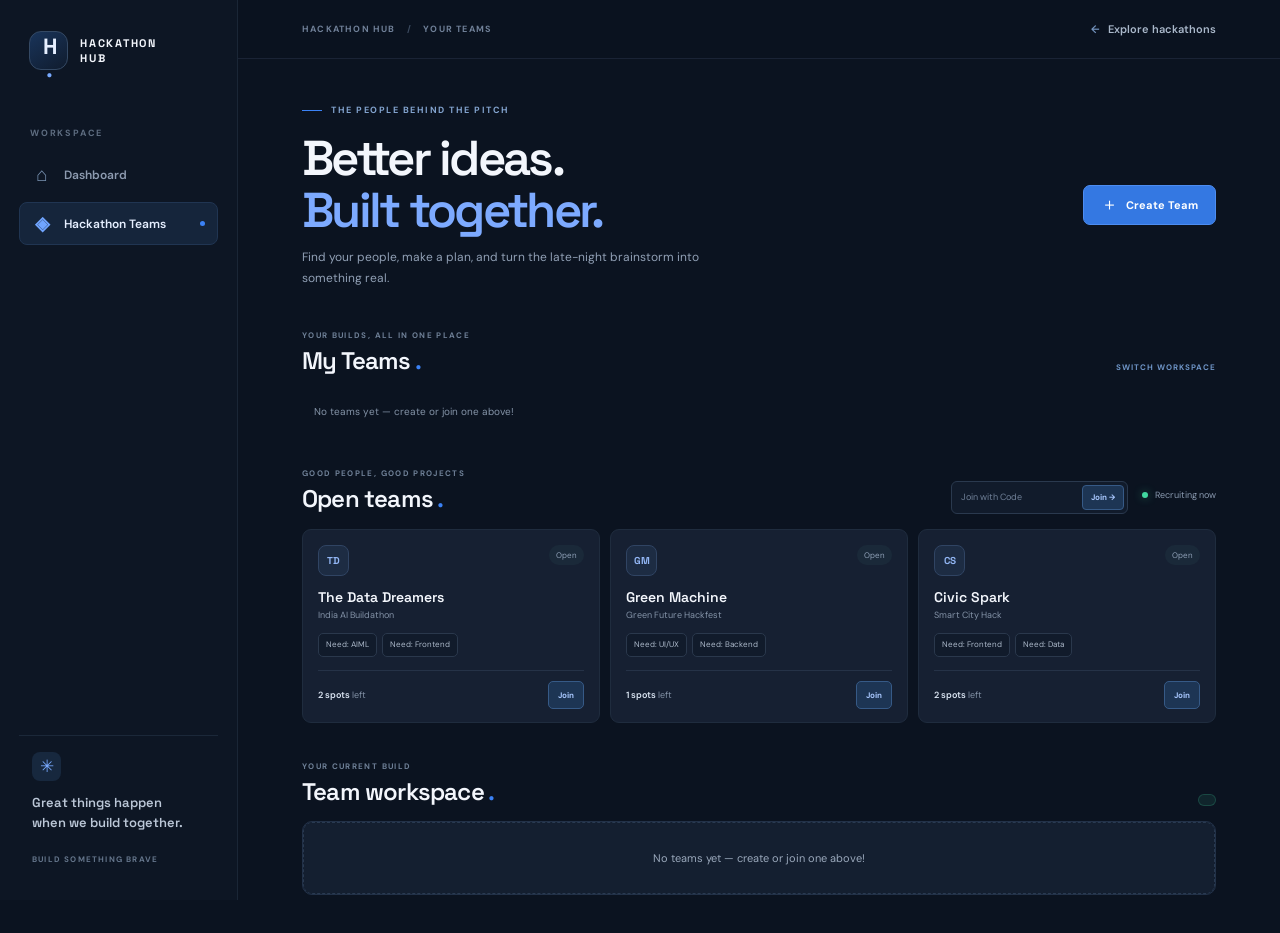
<file: teams.html>
<!DOCTYPE html>
<html lang="en">
<head>
  <meta charset="UTF-8">
  <meta name="viewport" content="width=device-width, initial-scale=1.0">
  <meta name="theme-color" content="#0b1320">
  <title>Hackathon Hub — Teams</title>
  <link rel="preconnect" href="https://fonts.googleapis.com">
  <link rel="preconnect" href="https://fonts.gstatic.com" crossorigin>
  <link href="https://fonts.googleapis.com/css2?family=DM+Sans:wght@400;500;600;700&family=Space+Grotesk:wght@500;600;700&display=swap" rel="stylesheet">
  <link rel="stylesheet" href="style.css">
  <script src="app.js" defer></script>
</head>
<body data-page="teams">
  <aside class="sidebar">
    <a class="brand" href="index.html" aria-label="Hackathon Hub home">
      <span class="brand-mark">H<span>·</span></span>
      <span class="brand-name">HACKATHON<br>HUB</span>
    </a>
    <div class="sidebar-label">WORKSPACE</div>
    <nav class="side-nav" aria-label="Main navigation">
      <a class="nav-link" href="index.html"><span class="nav-icon">⌂</span>Dashboard</a>
      <a class="nav-link active" href="teams.html" aria-current="page"><span class="nav-icon">◈</span>Hackathon Teams</a>
    </nav>
    <div class="sidebar-bottom">
      <div class="sidebar-note-icon">✳</div>
      <p>Great things happen<br>when we build together.</p>
      <span>BUILD SOMETHING BRAVE</span>
    </div>
  </aside>

  <main class="main-content">
    <header class="topbar">
      <div class="breadcrumb">HACKATHON HUB <span>/</span> YOUR TEAMS</div>
      <a class="topbar-team-link" href="index.html"><span aria-hidden="true">←</span> Explore hackathons</a>
    </header>
    <section class="page-wrap teams-page">
      <div class="teams-hero">
        <div>
          <div class="eyebrow"><span class="eyebrow-line"></span> THE PEOPLE BEHIND THE PITCH</div>
          <h1>Better ideas.<br><span>Built together.</span></h1>
          <p class="hero-copy">Find your people, make a plan, and turn the late-night brainstorm into something real.</p>
        </div>
        <button class="primary-button create-team-button" id="open-team-form" type="button"><span>＋</span> Create Team</button>
      </div>

      <section class="my-teams-section" aria-label="My Teams">
        <div class="section-heading">
          <div><span class="section-kicker">YOUR BUILDS, ALL IN ONE PLACE</span><h2>My Teams <span class="heading-dot">.</span></h2></div>
          <span class="workspace-label">SWITCH WORKSPACE</span>
        </div>
        <div class="my-team-switcher" id="my-team-switcher" role="tablist" aria-label="Your teams"></div>
      </section>

      <section class="open-teams-section">
        <div class="section-heading">
          <div><span class="section-kicker">GOOD PEOPLE, GOOD PROJECTS</span><h2>Open teams <span class="heading-dot">.</span></h2></div>
          <div class="open-team-actions">
            <form class="join-code-form" id="join-code-form">
              <label class="sr-only" for="join-code-input">Join with Code</label>
              <input id="join-code-input" name="joinCode" placeholder="Join with Code" autocomplete="off" required>
              <button type="submit">Join <span>→</span></button>
            </form>
            <span class="open-status"><span class="live-dot"></span> Recruiting now</span>
          </div>
        </div>
        <div class="open-team-grid" id="open-team-list"></div>
      </section>

      <section class="workspace-section">
        <div class="section-heading">
          <div><span class="section-kicker">YOUR CURRENT BUILD</span><h2>Team workspace <span class="heading-dot">.</span></h2></div>
          <span class="team-visibility-badge" id="team-visibility-badge"></span>
        </div>
        <div class="workspace-card" id="team-workspace" aria-live="polite"></div>
      </section>
    </section>
  </main>

  <div class="modal-backdrop" id="team-modal" hidden>
    <section class="team-modal" role="dialog" aria-modal="true" aria-labelledby="team-modal-title">
      <button class="modal-close" id="close-team-form" type="button" aria-label="Close">×</button>
      <div class="eyebrow"><span class="eyebrow-line"></span> MAKE ROOM FOR GREATNESS</div>
      <h2 id="team-modal-title">Start a team<span class="heading-dot">.</span></h2>
      <p class="modal-copy">Set the vibe. The right people will find you.</p>
      <form id="create-team-form">
        <label class="form-label" for="team-name">TEAM NAME</label>
        <input class="form-input" id="team-name" name="teamName" placeholder="e.g. The Midnight Builders" required>
        <label class="form-label" for="hackathon-name">HACKATHON</label>
        <input class="form-input" id="hackathon-name" name="hackathonName" placeholder="Which hackathon are you joining?" required>
        <label class="form-label" for="team-creator-name">YOUR NAME</label>
        <input class="form-input" id="team-creator-name" name="creatorName" placeholder="How teammates will know you" required>
        <label class="form-label" for="team-roles">WHO ARE YOU LOOKING FOR?</label>
        <input class="form-input" id="team-roles" name="roles" placeholder="Frontend, AIML, designer…" required>
        <span class="form-label access-label">WHO CAN JOIN?</span>
        <div class="access-options">
          <label class="access-choice"><input type="radio" name="access" value="open" checked><span><strong>Open</strong><small>Anyone can join from the list</small></span></label>
          <label class="access-choice"><input type="radio" name="access" value="code"><span><strong>Code Only</strong><small>Join with your private code</small></span></label>
        </div>
        <div class="join-code-field" id="join-code-field" hidden>
          <label class="form-label" for="team-join-code">CUSTOM JOIN CODE</label>
          <input class="form-input" id="team-join-code" name="joinCode" placeholder="e.g. ROBO-27" autocomplete="off">
        </div>
        <button class="primary-button modal-submit" type="submit">Create your team <span>→</span></button>
      </form>
    </section>
  </div>

  <template id="team-workspace-template">
    <div class="workspace-header">
      <div class="workspace-title-wrap">
        <span class="project-monogram" data-workspace="monogram"></span>
        <div><span class="workspace-overline" data-workspace="hackathon"></span><h3 data-workspace="name"></h3></div>
      </div>
      <div class="workspace-team-code" data-workspace="code" hidden></div>
    </div>
    <section class="meet-banner">
      <div class="meet-icon">↗</div>
      <div class="meet-info"><span>NEXT G MEET</span><strong data-workspace="meet-time"></strong><small data-workspace="meet-topic"></small></div>
      <div class="meet-actions">
        <a class="meet-join-button" target="_blank" rel="noopener noreferrer" data-workspace="meet-link" hidden>Join Meet <span>↗</span></a>
      </div>
    </section>
    <form class="meet-form" data-action="save-meet">
      <label class="sr-only" for="meet-topic">Meeting topic</label>
      <input id="meet-topic" name="topic" type="text" placeholder="Meeting topic" aria-label="Meeting topic" required>
      <label class="sr-only" for="meet-date-time">Meeting date and time</label>
      <input id="meet-date-time" name="dateTime" type="datetime-local" aria-label="Meeting date and time" required>
      <label class="sr-only" for="meet-link-input">Google Meet link</label>
      <input id="meet-link-input" name="link" type="url" placeholder="https://meet.google.com/…" aria-label="Google Meet link" required>
      <button class="ghost-button" type="submit">Save G Meet</button>
      <button class="ghost-button" type="button" data-action="clear-meet" hidden>Clear</button>
    </form>
    <div class="workspace-roster-section">
      <div class="workspace-subheading"><span>SQUAD ROSTER</span><span data-workspace="roster-count"></span></div>
      <div class="squad-roster" data-workspace="roster"></div>
      <form class="add-member-form" data-action="add-member">
        <input name="member" type="text" placeholder="Add a teammate…" aria-label="New team member" required>
        <button type="submit">＋ Add member</button>
      </form>
    </div>
    <div class="project-list">
      <div class="workspace-subheading task-checklist-heading"><span>TASK CHECKLIST</span><span data-workspace="task-progress"></span></div>
      <div class="task-list" data-workspace="tasks"></div>
      <form class="add-task-form" data-action="add-task">
        <input name="task" type="text" placeholder="Add a task…" aria-label="New team task" required>
        <input name="person" type="text" placeholder="Person" aria-label="Task owner" required>
        <input name="deadline" type="text" placeholder="Deadline" aria-label="Task deadline" required>
        <button type="submit" aria-label="Add task">＋ Add task</button>
      </form>
    </div>
  </template>
</body>
</html>
</file>
<file: style.css>
:root {
  color-scheme: dark;
  --bg: #0b1320;
  --card: #162032;
  --card-soft: #111b2b;
  --border: #1e293b;
  --blue: #3b82f6;
  --blue-light: #78aaff;
  --text: #f3f6fc;
  --muted: #8d9bb0;
  --green: #41d7a0;
  --amber: #f3b65f;
  --font-body: "DM Sans", "Segoe UI", sans-serif;
  --font-display: "Space Grotesk", "Segoe UI", sans-serif;
}

* { box-sizing: border-box; }
html { min-width: 320px; background: var(--bg); scroll-behavior: smooth; }
body { margin: 0; color: var(--text); background: var(--bg); font-family: var(--font-body); font-size: 14px; -webkit-font-smoothing: antialiased; }
button, input { font: inherit; }
button, a { -webkit-tap-highlight-color: transparent; }
button { color: inherit; }
a { color: inherit; text-decoration: none; }

.sidebar { position: fixed; inset: 0 auto 0 0; z-index: 4; display: flex; flex-direction: column; width: 238px; padding: 31px 19px 24px; background: #0d1624; border-right: 1px solid #1a2636; }
.brand { display: flex; align-items: center; gap: 12px; padding: 0 10px; }
.brand-mark { display: grid; place-items: center; width: 39px; height: 39px; border: 1px solid #344964; border-radius: 12px; background: linear-gradient(145deg, #19345a, #101c2e); color: #e6efff; font: 700 22px var(--font-display); letter-spacing: -2px; }
.brand-mark span { color: var(--blue-light); }
.brand-name { font: 700 11px/1.35 var(--font-display); letter-spacing: 1.75px; }
.sidebar-label { margin: 57px 11px 14px; color: #5e6d80; font-size: 9px; font-weight: 700; letter-spacing: 1.8px; }
.side-nav { display: grid; gap: 6px; }
.nav-link { display: flex; align-items: center; gap: 12px; min-height: 43px; padding: 0 12px; border: 1px solid transparent; border-radius: 8px; color: #8d9bb0; font-size: 12px; font-weight: 600; transition: .2s ease; }
.nav-link:hover { color: var(--text); background: #131f30; }
.nav-link.active { color: #e6efff; background: #15253b; border-color: #203552; }
.nav-link.active::after { width: 5px; height: 5px; margin-left: auto; border-radius: 50%; background: var(--blue); content: ""; }
.nav-icon { display: grid; place-items: center; width: 20px; color: #7892b1; font-size: 19px; line-height: 1; }
.nav-link.active .nav-icon { color: #70a5ff; }
.sidebar-bottom { margin-top: auto; padding: 16px 13px 10px; border-top: 1px solid #1b2839; }
.sidebar-note-icon { display: grid; place-items: center; width: 29px; height: 29px; border-radius: 8px; background: #17283e; color: #79aaff; font-size: 17px; }
.sidebar-bottom p { margin: 12px 0 15px; color: #bbc7d7; font: 600 13px/1.55 var(--font-display); }
.sidebar-bottom > span { color: #65768c; font-size: 8px; font-weight: 700; letter-spacing: 1.2px; }
.main-content { min-height: 100vh; margin-left: 238px; }
.topbar { position: sticky; top: 0; z-index: 3; display: flex; align-items: center; justify-content: space-between; height: 59px; padding: 0 clamp(25px, 5vw, 76px); border-bottom: 1px solid rgba(30,41,59,.8); background: rgba(11,19,32,.89); backdrop-filter: blur(16px); }
.breadcrumb { color: #708098; font-size: 9px; font-weight: 700; letter-spacing: 1.2px; }
.breadcrumb span { padding: 0 8px; color: #3c4b60; }
.topbar-team-link { display: flex; align-items: center; gap: 8px; color: #aab8ca; font-size: 11px; font-weight: 600; transition: color .2s ease; }
.topbar-team-link:hover { color: white; }
.topbar-team-link > span:last-child { color: #7494bf; }
.live-dot { display: inline-block; flex: 0 0 auto; width: 6px; height: 6px; border-radius: 50%; background: var(--green); box-shadow: 0 0 10px rgba(65,215,160,.45); }
.page-wrap { width: min(1120px, 100%); margin: 0 auto; padding: 53px clamp(25px, 5vw, 76px) 38px; }
.hero-row { display: flex; align-items: center; justify-content: space-between; min-height: 208px; }
.eyebrow { display: flex; align-items: center; gap: 9px; color: #83a4cf; font-size: 9px; font-weight: 700; letter-spacing: 1.5px; }
.eyebrow-line { display: block; width: 20px; height: 1px; background: var(--blue); }
h1, h2, h3, p { margin-top: 0; }
h1 { margin: 16px 0 10px; font: 600 clamp(38px, 4.3vw, 54px)/1.07 var(--font-display); letter-spacing: -2.7px; }
h1 > span { color: #7daaff; }
.hero-copy { max-width: 440px; margin: 0; color: #91a0b5; font-size: 12px; line-height: 1.8; }
.hero-art { position: relative; display: grid; flex: 0 0 196px; place-items: center; width: 196px; height: 178px; margin-right: 5%; color: #7caaff; }
.orbit { position: absolute; width: 123px; height: 123px; border: 1px solid #233b5d; border-radius: 50%; }
.orbit-one { transform: scaleX(.55) rotate(34deg); }
.orbit-two { transform: scaleX(.55) rotate(-34deg); }
.orbit-core { display: grid; place-items: center; width: 48px; height: 48px; border: 1px solid #355781; border-radius: 16px; background: linear-gradient(145deg, #1d3657, #142238); box-shadow: 0 0 45px rgba(59,130,246,.13); font-size: 25px; }
.orbit-label { position: absolute; right: 0; bottom: 5px; color: #657e9f; font-size: 8px; font-weight: 700; letter-spacing: 1.2px; line-height: 1.5; }
.orbit-star { position: absolute; top: 17px; right: 37px; color: #a6c5ff; font-size: 16px; }
.filter-panel { display: flex; align-items: center; gap: 16px; margin-top: 24px; padding: 15px 16px; border: 1px solid var(--border); border-radius: 10px; background: #101a29; }
.filter-group { display: grid; gap: 9px; min-width: 0; padding: 0 11px 0 3px; border-right: 1px solid #263346; }
.filter-group:last-child { padding-right: 2px; border-right: 0; }
.filter-label, .section-kicker { color: #6f8097; font-size: 8px; font-weight: 700; letter-spacing: 1.35px; }
.filter-options { display: flex; gap: 4px; }
.filter-chip { min-height: 27px; padding: 0 9px; border: 1px solid transparent; border-radius: 6px; background: transparent; color: #8392a7; cursor: pointer; font-size: 10px; white-space: nowrap; transition: .16s ease; }
.filter-chip:hover { color: #dce8f9; background: #1a273a; }
.filter-chip.selected { border-color: #2b4871; background: #1b3150; color: #a9c8ff; }
.filter-chip span { padding-left: 4px; color: #7d9bc1; }
.sort-group { margin-left: auto; }
.section-heading { display: flex; align-items: end; justify-content: space-between; margin: 34px 0 15px; }
.section-heading h2 { margin: 5px 0 0; font: 600 24px/1.2 var(--font-display); letter-spacing: -.8px; }
.heading-dot { color: var(--blue); }
.result-count { padding-bottom: 4px; color: #73839a; font-size: 10px; }
.hackathon-list { display: grid; gap: 8px; }
.hackathon-card { display: grid; grid-template-columns: minmax(165px, 1.5fr) minmax(105px, .92fr) minmax(82px, .66fr) minmax(88px, .72fr) minmax(82px, .58fr) minmax(102px, .82fr) minmax(145px, 1.15fr); align-items: center; gap: 9px; min-height: 77px; padding: 12px 14px; border: 1px solid #1c2a3c; border-radius: 9px; background: linear-gradient(105deg, #162032, #141f30); transition: border-color .2s, transform .2s; }
.hackathon-card:hover { transform: translateY(-1px); border-color: #2d4361; }
.hackathon-title { display: flex; align-items: center; gap: 11px; min-width: 0; }
.event-mark { display: grid; flex: 0 0 auto; place-items: center; width: 34px; height: 34px; border: 1px solid #304463; border-radius: 9px; background: #1d2c43; color: #93b7f5; font-size: 14px; }
.event-name { overflow: hidden; color: #edf2fb; font-size: 11px; font-weight: 700; line-height: 1.45; text-overflow: ellipsis; }
.event-organizer { display: inline-flex; margin-top: 4px; padding: 3px 6px; border: 1px solid #2a384c; border-radius: 5px; background: #111b2b; color: #9aaac0; font-size: 8px; }
.eligible-badges { display: flex; flex-wrap: wrap; gap: 4px; }
.hackathon-title .eligible-badges { margin-top: 4px; }
.eligible-badge { display: inline-flex; align-items: center; justify-content: center; min-width: 20px; padding: 3px 5px; border: 1px solid rgba(59,130,246,.22); border-radius: 5px; background: rgba(59,130,246,.1); color: #9bbdff; font-size: 8px; font-weight: 700; }
.eligible-cell > .eligible-badge { display: none; }
.hackathon-actions { display: grid; grid-template-columns: 1fr 1fr; gap: 5px; }
.data-cell { min-width: 0; }
.cell-label { display: none; color: #6e7f96; font-size: 8px; font-weight: 700; letter-spacing: .8px; }
.mode-cell { display: flex; align-items: center; gap: 6px; color: #c4cfde; font-size: 10px; white-space: nowrap; }
.mode-pin { position: relative; display: inline-block; flex: 0 0 9px; width: 9px; height: 9px; border-radius: 50% 50% 50% 0; background: #7eaaff; transform: rotate(-45deg); }
.mode-pin::after { position: absolute; top: 3px; left: 3px; width: 3px; height: 3px; border-radius: 50%; background: #162032; content: ""; }
.subtle-location { color: #718198; }
.size-cell, .prize-cell, .deadline-cell { color: #c4cfde; font-size: 10px; white-space: nowrap; }
.prize-cell { color: #e8edf5; font-weight: 600; }
.fee-badge { display: inline-flex; align-items: center; gap: 5px; padding: 5px 8px; border: 1px solid rgba(65,215,160,.16); border-radius: 20px; background: rgba(65,215,160,.09); color: #65e1b2; font-size: 9px; font-weight: 700; }
.fee-badge.paid { border-color: rgba(243,182,95,.17); background: rgba(243,182,95,.09); color: #f3bd71; }
.fee-badge::before { width: 4px; height: 4px; border-radius: 50%; background: currentColor; content: ""; }
.deadline-cell { color: #b6c1d0; }
.start-team-button { display: inline-flex; align-items: center; justify-content: center; gap: 6px; min-height: 33px; border: 1px solid #3676d5; border-radius: 6px; background: #2f70d4; color: white; cursor: pointer; font-size: 9px; font-weight: 700; transition: .2s ease; }
.start-team-button:hover { border-color: #68a0ff; background: #3b82f6; box-shadow: 0 4px 15px rgba(59,130,246,.19); }
.start-team-button span { font-size: 12px; }
.register-button { display: inline-flex; align-items: center; justify-content: center; gap: 5px; min-height: 33px; padding: 0 7px; border: 1px solid #33445d; border-radius: 6px; background: #1b293c; color: #b7c8df; font-size: 9px; font-weight: 700; transition: .2s ease; }
.register-button:hover { border-color: #5478a9; background: #223550; color: #edf4ff; }
.empty-state { padding: 34px 15px; border: 1px dashed #293a51; border-radius: 9px; color: #9aa8bb; text-align: center; font-size: 12px; }
.page-footnote { margin: 20px 0 0; color: #687a91; text-align: center; font-size: 10px; }
.page-footnote span { margin-right: 6px; color: #78aaff; }

.teams-page { padding-top: 45px; }
.teams-hero { display: flex; align-items: center; justify-content: space-between; min-height: 171px; }
.teams-hero h1 { font-size: clamp(36px, 4vw, 49px); }
.teams-hero .hero-copy { max-width: 420px; }
.primary-button { display: inline-flex; align-items: center; justify-content: center; gap: 8px; min-height: 40px; padding: 0 17px; border: 1px solid #4d8df1; border-radius: 7px; background: #3478e2; color: white; cursor: pointer; font-size: 11px; font-weight: 700; transition: .2s ease; }
.primary-button:hover { background: #4389f4; box-shadow: 0 6px 20px rgba(59,130,246,.18); }
.create-team-button { margin-top: 15px; }
.create-team-button > span { font-size: 17px; font-weight: 400; }
.open-teams-section .section-heading, .workspace-section .section-heading { margin-top: 25px; }
.open-status, .workspace-label { display: flex; align-items: center; gap: 7px; padding-bottom: 4px; color: #8b9bb1; font-size: 9px; }
.workspace-label { color: #6e94c6; font-size: 8px; font-weight: 700; letter-spacing: 1px; }
.open-team-actions { display: flex; align-items: center; gap: 14px; }
.join-code-form { display: flex; align-items: center; gap: 5px; padding: 3px; border: 1px solid #2a394e; border-radius: 6px; background: #111b2b; }
.join-code-form input { width: 122px; min-width: 0; height: 25px; padding: 0 6px; border: 0; outline: 0; background: transparent; color: #e4ecf7; font-size: 9px; }
.join-code-form input::placeholder { color: #708098; }
.join-code-form input:focus { box-shadow: none; }
.join-code-form button { min-height: 25px; padding: 0 8px; border: 1px solid #365a87; border-radius: 4px; background: #1d3554; color: #a9c8ff; cursor: pointer; font-size: 8px; font-weight: 700; }
.join-code-form button:hover { background: #25466f; }
.sr-only { position: absolute; overflow: hidden; width: 1px; height: 1px; padding: 0; clip: rect(0,0,0,0); white-space: nowrap; border: 0; }
.my-team-switcher { display: flex; gap: 8px; overflow-x: auto; padding: 2px 0 7px; scrollbar-color: #2a3b54 transparent; }
.my-team-tab { display: grid; flex: 0 0 auto; gap: 4px; min-width: 150px; max-width: 220px; padding: 10px 12px; border: 1px solid #253349; border-radius: 7px; background: #111b2a; color: #d3deec; text-align: left; cursor: pointer; transition: .18s ease; }
.my-team-tab > span { overflow: hidden; font-size: 10px; font-weight: 700; text-overflow: ellipsis; white-space: nowrap; }
.my-team-tab small { overflow: hidden; color: #77869b; font-size: 8px; text-overflow: ellipsis; white-space: nowrap; }
.my-team-tab:hover { border-color: #395477; }
.my-team-tab.active { border-color: #3a6dad; background: #172a43; box-shadow: inset 0 0 0 1px rgba(59,130,246,.11); }
.my-team-tab.active > span { color: #a9c8ff; }
.my-teams-empty { padding: 12px; color: #8594a8; font-size: 10px; }
.team-visibility-badge { display: inline-flex; align-items: center; padding: 5px 8px; border: 1px solid rgba(65,215,160,.2); border-radius: 20px; background: rgba(65,215,160,.09); color: #65e1b2; font-size: 8px; font-weight: 700; }
.team-visibility-badge.code { border-color: rgba(59,130,246,.24); background: rgba(59,130,246,.12); color: #9bbdff; }
.workspace-empty { margin: 0; padding: 28px 16px; border: 1px dashed #293a51; border-radius: 9px; color: #9aa8bb; text-align: center; font-size: 11px; }
.workspace-team-code { margin-left: auto; padding: 6px 8px; border: 1px solid #2e4564; border-radius: 6px; background: #101a29; color: #9bbdff; font: 600 9px var(--font-display); letter-spacing: .3px; }
.workspace-team-code[hidden] { display: none; }
.workspace-roster-section { padding: 0 18px 13px; }
.workspace-subheading { display: flex; align-items: center; justify-content: space-between; gap: 8px; margin-bottom: 9px; color: #74869e; font-size: 8px; font-weight: 700; letter-spacing: 1.15px; }
.workspace-subheading > span:last-child { color: #8d9db2; font-size: 8px; font-weight: 500; letter-spacing: 0; }
.squad-roster { display: flex; flex-wrap: wrap; gap: 7px; }
.roster-person { display: inline-flex; align-items: center; gap: 6px; padding: 4px 8px 4px 4px; border: 1px solid #2a394e; border-radius: 20px; background: #111b2a; color: #c9d4e2; font-size: 9px; }
.roster-person i { display: grid; place-items: center; width: 21px; height: 21px; border-radius: 50%; background: #314661; color: #dbe8f9; font-size: 8px; font-style: normal; }
.roster-person small { color: #75a4f3; font-size: 7px; font-weight: 700; }
.roster-empty, .task-empty { color: #77869b; font-size: 9px; }
.task-checklist-heading { margin: 3px 0 5px; padding-top: 3px; }
.join-code-field { display: grid; gap: 4px; margin-top: 3px; }
.join-code-field[hidden] { display: none; }
.empty-state { padding: 34px 15px; border: 1px dashed #293a51; border-radius: 9px; color: #9aa8bb; text-align: center; font-size: 12px; }
.open-team-grid { display: grid; grid-template-columns: repeat(3, minmax(0, 1fr)); gap: 10px; }
.open-team-card { min-width: 0; padding: 15px 15px 13px; border: 1px solid #1f2c3e; border-radius: 9px; background: var(--card); }
.open-team-top { display: flex; align-items: start; justify-content: space-between; gap: 8px; }
.team-card-mark { display: grid; place-items: center; width: 31px; height: 31px; border: 1px solid #304463; border-radius: 8px; background: #1d2c43; color: #93b7f5; font: 700 10px var(--font-display); }
.team-access { padding: 5px 7px; border-radius: 20px; background: #1a2939; color: #8fa0b7; font-size: 8px; }
.team-access.code { background: rgba(59,130,246,.11); color: #8ab3ff; }
.open-team-card h3 { margin: 12px 0 3px; font: 600 14px var(--font-display); }
.team-hackathon { color: #8493a8; font-size: 9px; }
.team-role-tags { display: flex; flex-wrap: wrap; gap: 5px; min-height: 24px; margin: 12px 0 13px; }
.role-tag { padding: 5px 7px; border: 1px solid #2a384c; border-radius: 5px; background: #111b2b; color: #adbacb; font-size: 8px; }
.open-team-bottom { display: flex; align-items: center; justify-content: space-between; gap: 8px; padding-top: 10px; border-top: 1px solid #253247; }
.spots-left { color: #8291a6; font-size: 9px; }
.spots-left strong { color: #dce6f4; font-weight: 600; }
.claim-button { min-height: 28px; padding: 0 9px; border: 1px solid #365a87; border-radius: 5px; background: #1d3554; color: #a9c8ff; cursor: pointer; font-size: 8px; font-weight: 700; transition: .18s ease; }
.claim-button:hover { background: #25466f; }
.claim-button.claimed { border-color: rgba(65,215,160,.27); background: rgba(65,215,160,.12); color: #65e1b2; cursor: default; }
.claim-button:disabled { opacity: 1; }
.workspace-section .section-heading { margin-top: 32px; }
.workspace-card { overflow: hidden; border: 1px solid #223148; border-radius: 10px; background: #141f30; }
.workspace-header { display: flex; align-items: center; justify-content: space-between; min-height: 76px; padding: 13px 18px; }
.workspace-title-wrap { display: flex; align-items: center; gap: 12px; }
.project-monogram { display: grid; place-items: center; width: 39px; height: 39px; border: 1px solid #32547d; border-radius: 10px; background: linear-gradient(145deg,#213c60,#15253a); color: #a7c7ff; font: 700 11px var(--font-display); }
.workspace-overline { color: #8295af; font-size: 8px; font-weight: 700; letter-spacing: 1.2px; }
.workspace-title-wrap h3 { margin: 4px 0 0; font: 600 14px var(--font-display); }
.workspace-members { display: flex; align-items: center; gap: 8px; color: #8190a4; font-size: 9px; }
.member-stack { display: flex; padding-left: 4px; }
.member-stack i { display: grid; place-items: center; width: 22px; height: 22px; margin-left: -5px; border: 2px solid #141f30; border-radius: 50%; background: #314661; color: #d6e5fa; font-size: 8px; font-style: normal; }
.member-stack i:nth-child(2) { background: #574763; }
.member-stack i:nth-child(3) { background: #416155; }
.meet-banner { display: flex; align-items: center; gap: 12px; min-height: 66px; margin: 0 14px 13px; padding: 10px 12px; border: 1px solid #294c78; border-radius: 8px; background: linear-gradient(100deg, #172b45, #17283e); }
.meet-icon { display: grid; place-items: center; width: 34px; height: 34px; border: 1px solid #355d8c; border-radius: 8px; background: #203a5d; color: #88b5ff; font-size: 16px; }
.meet-info { display: grid; gap: 4px; }
.meet-info > span { color: #7c9bc2; font-size: 8px; font-weight: 700; letter-spacing: 1px; }
.meet-info > strong { color: #edf4ff; font-size: 11px; }
.meet-info > small { color: #9aaec8; font-size: 9px; }
.meet-actions { display: flex; align-items: center; gap: 7px; margin-left: auto; }
.ghost-button, .meet-join-button { display: inline-flex; align-items: center; justify-content: center; min-height: 29px; padding: 0 9px; border: 1px solid #38506e; border-radius: 5px; background: rgba(12,21,34,.24); color: #a9bbd2; cursor: pointer; font-size: 8px; font-weight: 600; transition: .18s ease; }
.ghost-button:hover { border-color: #6484ac; color: white; }
.meet-join-button { gap: 6px; border-color: #3676d5; background: #2f70d4; color: white; }
.meet-join-button:hover { background: #3b82f6; }
.meet-join-button span { font-size: 11px; }
.meet-join-button[hidden], .meet-form [hidden] { display: none; }
.meet-form, .add-member-form { display: flex; flex-wrap: wrap; gap: 7px; margin: 0 14px 14px; }
.meet-form input, .add-member-form input { min-width: 0; height: 30px; padding: 0 8px; border: 1px solid #29384d; border-radius: 5px; outline: none; background: #0d1725; color: #dae4f1; font-size: 9px; }
.meet-form input:focus, .add-member-form input:focus { border-color: #4a83db; box-shadow: 0 0 0 2px rgba(59,130,246,.12); }
.meet-form input[name="topic"] { flex: 1 1 145px; }
.meet-form input[name="dateTime"] { flex: 1 1 155px; color-scheme: dark; }
.meet-form input[name="link"] { flex: 1 1 190px; }
.meet-form .ghost-button { min-height: 30px; }
.add-member-form { margin: 11px 0 0; }
.add-member-form input { flex: 1 1 180px; }
.add-member-form button { min-height: 30px; padding: 0 9px; border: 1px solid #345780; border-radius: 5px; background: #1b3453; color: #9fc2ff; cursor: pointer; font-size: 9px; font-weight: 600; }
.add-member-form button:hover { background: #254a76; }
.project-list { display: grid; gap: 8px; padding: 0 14px 14px; }
.project-card { overflow: hidden; border: 1px solid #253349; border-radius: 7px; background: #111b2a; }
.project-toggle { display: flex; align-items: center; width: 100%; min-height: 54px; gap: 10px; padding: 8px 12px; border: 0; background: transparent; text-align: left; cursor: pointer; }
.project-toggle:hover { background: rgba(43,61,86,.18); }
.project-chevron { display: grid; place-items: center; width: 19px; height: 19px; border: 1px solid #304159; border-radius: 5px; color: #91a5bf; font-size: 13px; transform: rotate(-90deg); transition: transform .18s ease; }
.project-card.expanded .project-chevron { transform: rotate(0); }
.project-name-block { display: grid; gap: 3px; }
.project-name-block strong { color: #e2eaf5; font-size: 10px; }
.project-name-block small { color: #74839a; font-size: 8px; }
.progress-label { margin-left: auto; color: #8293aa; font-size: 9px; white-space: nowrap; }
.mini-progress { overflow: hidden; width: 48px; height: 4px; border-radius: 5px; background: #29364a; }
.mini-progress i { display: block; width: 0; height: 100%; border-radius: inherit; background: var(--blue); transition: width .2s ease; }
.project-content { padding: 0 13px 12px 40px; }
.project-content[hidden] { display: none; }
.task-list { display: grid; }
.task-row { display: grid; grid-template-columns: minmax(140px, 1fr) minmax(75px, .55fr) minmax(80px, .55fr) 20px 22px; align-items: center; gap: 9px; min-height: 37px; border-bottom: 1px solid #202d40; color: #bec9d8; font-size: 9px; }
.task-title { overflow: hidden; text-overflow: ellipsis; white-space: nowrap; }
.task-owner, .task-deadline { color: #8795a9; white-space: nowrap; }
.task-row.done .task-title { color: #728198; text-decoration: line-through; }
.task-checkbox { width: 14px; height: 14px; margin: 0; accent-color: #3b82f6; cursor: pointer; }
.task-delete-button { width: 22px; height: 22px; border: 1px solid #39465a; border-radius: 5px; background: #182437; color: #9caabd; cursor: pointer; font-size: 15px; line-height: 1; }
.task-delete-button:hover { border-color: #9b4a57; background: #38212c; color: #ff9aa8; }
.add-task-form { display: grid; grid-template-columns: minmax(130px,1fr) minmax(70px,.55fr) minmax(75px,.55fr) auto; gap: 7px; padding-top: 9px; }
.add-task-form input { width: 100%; min-width: 0; height: 27px; padding: 0 7px; border: 1px solid #29384d; border-radius: 5px; outline: none; background: #0d1725; color: #dae4f1; font-size: 9px; }
.add-task-form input::placeholder { color: #63738a; }
.add-task-form input:focus, .form-input:focus { border-color: #4a83db; box-shadow: 0 0 0 2px rgba(59,130,246,.12); }
.add-task-form button { min-width: 75px; padding: 0 8px; border: 1px solid #345780; border-radius: 5px; background: #1b3453; color: #9fc2ff; cursor: pointer; font-size: 8px; font-weight: 700; }
.add-task-form button:hover { background: #254a76; }
.modal-backdrop { position: fixed; inset: 0; z-index: 8; display: grid; place-items: center; overflow-y: auto; padding: 22px; background: rgba(3,8,15,.76); backdrop-filter: blur(7px); }
.modal-backdrop[hidden] { display: none; }
.team-modal { position: relative; width: min(100%, 435px); padding: 29px; border: 1px solid #2a3b54; border-radius: 12px; background: #121d2d; box-shadow: 0 24px 80px rgba(0,0,0,.4); }
.modal-close { position: absolute; top: 15px; right: 16px; width: 28px; height: 28px; border: 1px solid #2a384b; border-radius: 6px; background: #182437; color: #9aa9bd; cursor: pointer; font-size: 19px; line-height: 1; }
.team-modal h2 { margin: 13px 0 4px; font: 600 26px var(--font-display); letter-spacing: -.8px; }
.modal-copy { margin-bottom: 20px; color: #8796ab; font-size: 11px; }
.team-modal form { display: grid; gap: 8px; }
.form-label { margin-top: 5px; color: #8293aa; font-size: 8px; font-weight: 700; letter-spacing: 1.1px; }
.form-input { width: 100%; height: 38px; padding: 0 11px; border: 1px solid #2a394e; border-radius: 6px; outline: none; background: #0d1725; color: #e4ecf7; font-size: 11px; }
.form-input::placeholder { color: #65758b; }
.access-label { margin-top: 9px; }
.access-options { display: grid; grid-template-columns: 1fr 1fr; gap: 8px; }
.access-choice { display: flex; align-items: flex-start; gap: 8px; min-height: 55px; padding: 10px; border: 1px solid #2a394e; border-radius: 6px; background: #101a29; cursor: pointer; }
.access-choice:has(input:checked) { border-color: #3e6ba6; background: #15253a; }
.access-choice input { margin: 2px 0 0; accent-color: var(--blue); }
.access-choice span { display: grid; gap: 4px; }
.access-choice strong { color: #dfe8f5; font-size: 9px; }
.access-choice small { color: #8291a5; font-size: 8px; line-height: 1.4; }
.modal-submit { width: 100%; margin-top: 11px; }
.modal-submit span { margin-left: auto; font-size: 15px; }

@media (max-width: 1150px) {
  .sidebar { width: 205px; }
  .main-content { margin-left: 205px; }
  .page-wrap { padding-right: 30px; padding-left: 30px; }
  .hackathon-card { grid-template-columns: minmax(150px,1.35fr) minmax(94px,.9fr) minmax(70px,.6fr) minmax(80px,.68fr) minmax(72px,.58fr) minmax(90px,.76fr) minmax(135px,1.16fr); gap: 7px; padding: 11px; }
}
@media (max-width: 960px) {
  .sidebar { width: 67px; align-items: center; padding: 20px 8px; }
  .brand { padding: 0; }
  .brand-mark { width: 39px; }
  .brand-name, .sidebar-label, .nav-link:not(.active)::after, .sidebar-bottom { display: none; }
  .side-nav { width: 100%; margin-top: 52px; }
  .nav-link { justify-content: center; padding: 0; font-size: 0; }
  .nav-link.active::after { display: none; }
  .nav-icon { font-size: 20px; }
  .main-content { margin-left: 67px; }
  .hackathon-card { grid-template-columns: minmax(145px,1.35fr) minmax(100px,.95fr) minmax(80px,.75fr) minmax(130px,1.2fr); row-gap: 9px; }
  .hackathon-card .hackathon-title { grid-column: 1 / span 2; }
  .hackathon-card .mode-cell { grid-column: 3; }
  .hackathon-card .size-cell { grid-column: 4; }
  .hackathon-card .prize-cell { grid-column: 1; }
  .hackathon-card .eligible-cell { grid-column: 2; }
  .hackathon-card .deadline-cell { grid-column: 3; }
  .hackathon-card .hackathon-actions { grid-column: 4; }
  .open-team-grid { grid-template-columns: repeat(2, minmax(0, 1fr)); }
}
@media (max-width: 680px) {
  .topbar { height: 52px; padding: 0 17px; }
  .breadcrumb { font-size: 8px; }
  .topbar-team-link { font-size: 9px; }
  .page-wrap { padding: 34px 16px 28px; }
  .hero-row { min-height: 0; }
  h1 { font-size: 39px; letter-spacing: -2px; }
  .hero-copy { max-width: 390px; font-size: 11px; }
  .hero-art { flex-basis: 95px; width: 95px; height: 125px; margin: 15px 0 0; transform: scale(.76); transform-origin: center right; }
  .orbit-label { right: -9px; bottom: -7px; font-size: 7px; }
  .filter-panel { display: grid; grid-template-columns: 1fr; gap: 12px; margin-top: 22px; padding: 13px; }
  .filter-group { gap: 6px; padding: 0 0 10px; border-right: 0; border-bottom: 1px solid #263346; }
  .filter-group:last-child { padding: 0; border-bottom: 0; }
  .sort-group { margin-left: 0; }
  .filter-options { flex-wrap: wrap; }
  .filter-chip { min-height: 27px; }
  .section-heading { margin-top: 27px; }
  .section-heading h2 { font-size: 21px; }
  .hackathon-card { grid-template-columns: minmax(0,1fr) auto; gap: 11px; padding: 13px; }
  .hackathon-title { grid-column: 1 / -1; }
  .data-cell { display: flex; align-items: center; gap: 7px; }
  .cell-label { display: inline; }
  .hackathon-card .deadline-cell { grid-column: 1; grid-row: auto; }
  .hackathon-card .hackathon-actions { grid-column: 1 / -1; grid-template-columns: 1fr 1fr; }
  .hackathon-card .start-team-button { min-width: 94px; }
  .hackathon-card .mode-cell { grid-column: 1 / -1; }
  .hackathon-card .size-cell { grid-column: 1; }
  .hackathon-card .prize-cell { grid-column: 2; justify-self: end; }
  .hackathon-card .deadline-cell { grid-column: 1; }
  .hackathon-card .eligible-cell { grid-column: 1 / -1; }
  .hackathon-card .eligible-cell > .eligible-badge { display: inline-flex; }
  .hackathon-title .eligible-badges { display: none; }
  .teams-page { padding-top: 31px; }
  .teams-hero { align-items: flex-start; gap: 10px; min-height: 0; }
  .teams-hero h1 { font-size: 35px; }
  .teams-hero .hero-copy { max-width: 275px; font-size: 10px; }
  .create-team-button { flex: 0 0 auto; min-height: 35px; margin-top: 26px; padding: 0 10px; font-size: 9px; }
  .open-team-grid { grid-template-columns: 1fr; }
  .open-team-actions { align-items: flex-end; flex-direction: column-reverse; gap: 8px; }
  .join-code-form { align-self: flex-end; }
  .workspace-header { flex-wrap: wrap; gap: 9px; }
  .workspace-team-code { margin-left: 0; }
  .workspace-header { padding: 12px; }
  .workspace-members { gap: 5px; font-size: 8px; }
  .member-stack i { width: 19px; height: 19px; }
  .meet-banner { flex-wrap: wrap; margin-right: 9px; margin-left: 9px; }
  .meet-actions { width: 100%; margin-left: 46px; }
  .meet-actions > * { flex: 1; }
  .project-list { padding: 0 9px 9px; }
  .project-content { padding-left: 12px; padding-right: 9px; }
  .progress-label { font-size: 8px; }
  .mini-progress { width: 36px; }
  .task-row { grid-template-columns: minmax(70px,1fr) minmax(45px,.55fr) minmax(55px,.58fr) 16px 20px; gap: 4px; font-size: 8px; }
  .add-task-form { grid-template-columns: minmax(50px,1fr) minmax(38px,.6fr) minmax(42px,.6fr) 25px; gap: 4px; }
  .add-task-form input { padding: 0 5px; font-size: 8px; }
  .add-task-form button { min-width: 0; padding: 0; font-size: 0; }
  .add-task-form button::before { content: "＋"; font-size: 14px; }
  .team-modal { padding: 24px 19px; }
}
@media (max-width: 390px) {
  .sidebar { width: 56px; }
  .main-content { margin-left: 56px; }
  .hero-art { display: none; }
  .teams-hero { display: block; }
  .create-team-button { margin-top: 15px; }
  .team-access { font-size: 7px; }
  .progress-label { max-width: 67px; overflow: hidden; text-overflow: ellipsis; }
  .mini-progress { width: 27px; }
}
</file>
